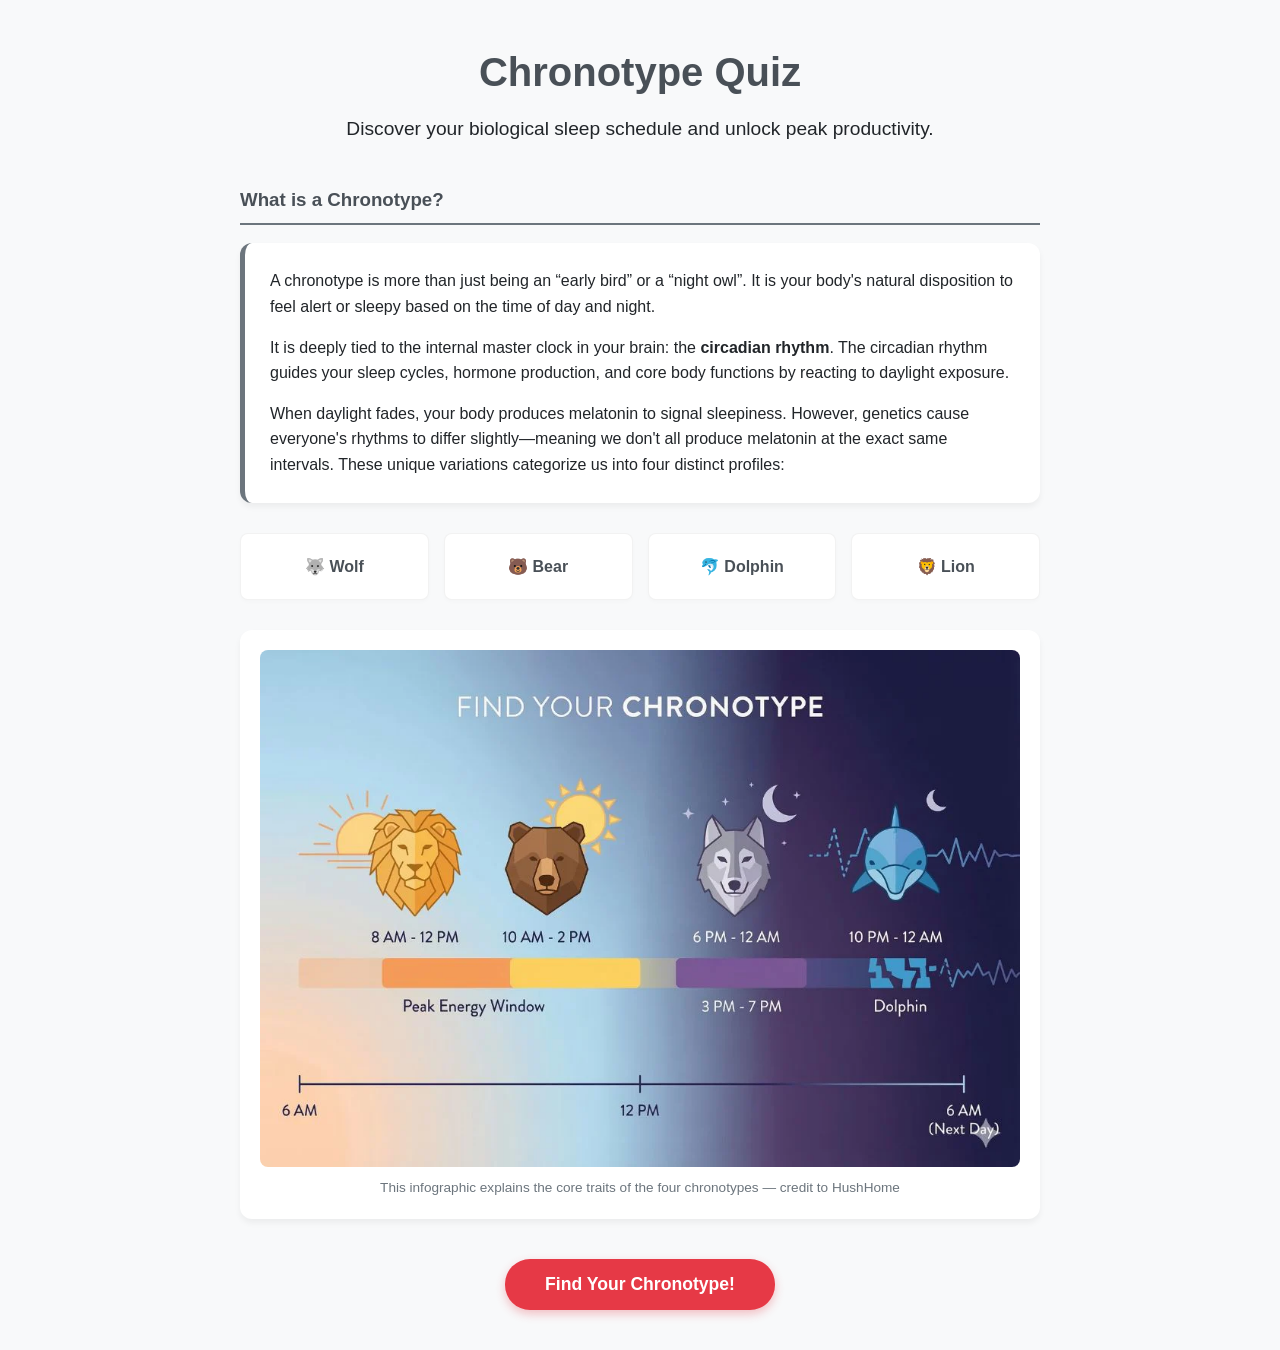
<file: index.html>
<html lang="en">
<head>
    <meta charset="UTF-8">
    <title>Chronotypes Information</title>
    <link rel="icon" type="image/webp" href="favicon.webp">
    <style>
        :root {
            --primary: #6c757d;
            --primary-dark: #495057;
            --dark: #212529;
            --light: #f8f9fa;
            --accent: #e63946;
            --card-bg: #ffffff;
        }
        body {
            font-family: 'Segoe UI', Tahoma, Geneva, Verdana, sans-serif;
            background-color: var(--light);
            color: var(--dark);
            line-height: 1.6;
            margin: 0;
            padding: 40px 20px;
        }
        .container {
            max-width: 800px;
            margin: 0 auto;
        }
        h1 {
            color: var(--primary-dark);
            font-size: 2.5rem;
            text-align: center;
            margin-bottom: 10px;
        }
        .subtitle {
            color: var(--dark);
            font-size: 1.2rem;
            font-weight: 400;
            text-align: center;
            margin-bottom: 40px;
        }
        h3 {
            color: var(--primary-dark);
            border-bottom: 2px solid var(--primary);
            padding-bottom: 8px;
            margin-top: 30px;
        }
        .intro-box {
            background-color: var(--card-bg);
            padding: 25px;
            border-radius: 12px;
            box-shadow: 0 4px 6px rgba(0,0,0,0.05);
            margin-bottom: 30px;
            border-left: 5px solid var(--primary);
        }
        .intro-box p {
            margin: 0 0 15px 0;
        }
        .intro-box p:last-child {
            margin-bottom: 0;
        }
        /* Grid Layout */
        .chronotype-grid {
            display: grid;
            grid-template-columns: repeat(auto-fit, minmax(160px, 1fr));
            gap: 15px;
            margin-bottom: 30px;
        }
        /* Clickable Link wrapper */
        .chronotype-link {
            text-decoration: none;
            color: inherit;
            display: block;
        }
        /* Card Styles and Hover Effects */
        .chronotype-card {
            background-color: var(--card-bg);
            padding: 20px;
            border-radius: 8px;
            box-shadow: 0 2px 4px rgba(0,0,0,0.02);
            text-align: center;
            font-weight: bold;
            color: var(--primary-dark);
            border: 1px solid rgba(0,0,0,0.05);
            transition: all 0.2s ease-in-out;
            cursor: pointer;
        }
        .chronotype-link:hover .chronotype-card {
            transform: translateY(-3px);
            box-shadow: 0 6px 12px rgba(0,0,0,0.08);
            border-color: var(--primary);
            color: var(--dark);
        }
        .image-container {
            text-align: center;
            background-color: var(--card-bg);
            padding: 20px;
            border-radius: 12px;
            box-shadow: 0 4px 6px rgba(0,0,0,0.05);
            margin-bottom: 40px;
        }
        #indexpic {
            max-width: 100%;
            height: auto;
            border-radius: 8px;
            transition: transform 0.2s ease;
        }
        #indexpic:hover {
            transform: scale(1.01);
        }
        .caption {
            font-size: 0.85rem;
            color: #6c757d;
            margin-top: 10px;
            margin-bottom: 0;
        }
        .btn-container {
            text-align: center;
            margin-top: 40px;
        }
        button#quiz-btn {
            background-color: #e63946;
            color: white;
            border: none;
            padding: 15px 40px;
            font-size: 1.1rem;
            font-weight: bold;
            border-radius: 25px;
            cursor: pointer;
            box-shadow: 0 4px 10px rgba(230, 57, 70, 0.3);
            transition: all 0.2s ease;
        }
        button#quiz-btn:hover {
            background-color: #cb2d39;
            transform: translateY(-1px);
        }
    </style>
</head>
<body>
    <div class="container">
        <h1>Chronotype Quiz</h1>
        <div class="subtitle">Discover your biological sleep schedule and unlock peak productivity.</div>

        <h3>What is a Chronotype?</h3>
        <div class="intro-box">
            <p>A chronotype is more than just being an “early bird” or a “night owl”. It is your body's natural disposition to feel alert or sleepy based on the time of day and night.</p>
            <p>It is deeply tied to the internal master clock in your brain: the <strong>circadian rhythm</strong>. The circadian rhythm guides your sleep cycles, hormone production, and core body functions by reacting to daylight exposure.</p>
            <p>When daylight fades, your body produces melatonin to signal sleepiness. However, genetics cause everyone's rhythms to differ slightly—meaning we don't all produce melatonin at the exact same intervals. These unique variations categorize us into four distinct profiles:</p>
        </div>

        <!-- Clickable Chronotype Cards Links -->
        <div class="chronotype-grid">
            <a href="wolf.html" class="chronotype-link">
                <div class="chronotype-card">🐺 Wolf</div>
            </a>
            <a href="bear.html" class="chronotype-link">
                <div class="chronotype-card">🐻 Bear</div>
            </a>
            <a href="dolphin.html" class="chronotype-link">
                <div class="chronotype-card">🐬 Dolphin</div>
            </a>
            <a href="lion.html" class="chronotype-link">
                <div class="chronotype-card">🦁 Lion</div>
            </a>
        </div>

        <div class="image-container">
            <a href="https://hushhome.com" target="_blank">
                <img id="indexpic" src="HushHomeChronotypePicture.webp" alt="Visit the Website to view chronotype illustrations">
            </a>
            <p class="caption">This infographic explains the core traits of the four chronotypes — credit to HushHome</p>
        </div>

        <div class="btn-container">
            <button id="quiz-btn" onclick="window.location.href='quiz.html'">Find Your Chronotype!</button>
        </div>
    </div>
</body>
</html>
</file>
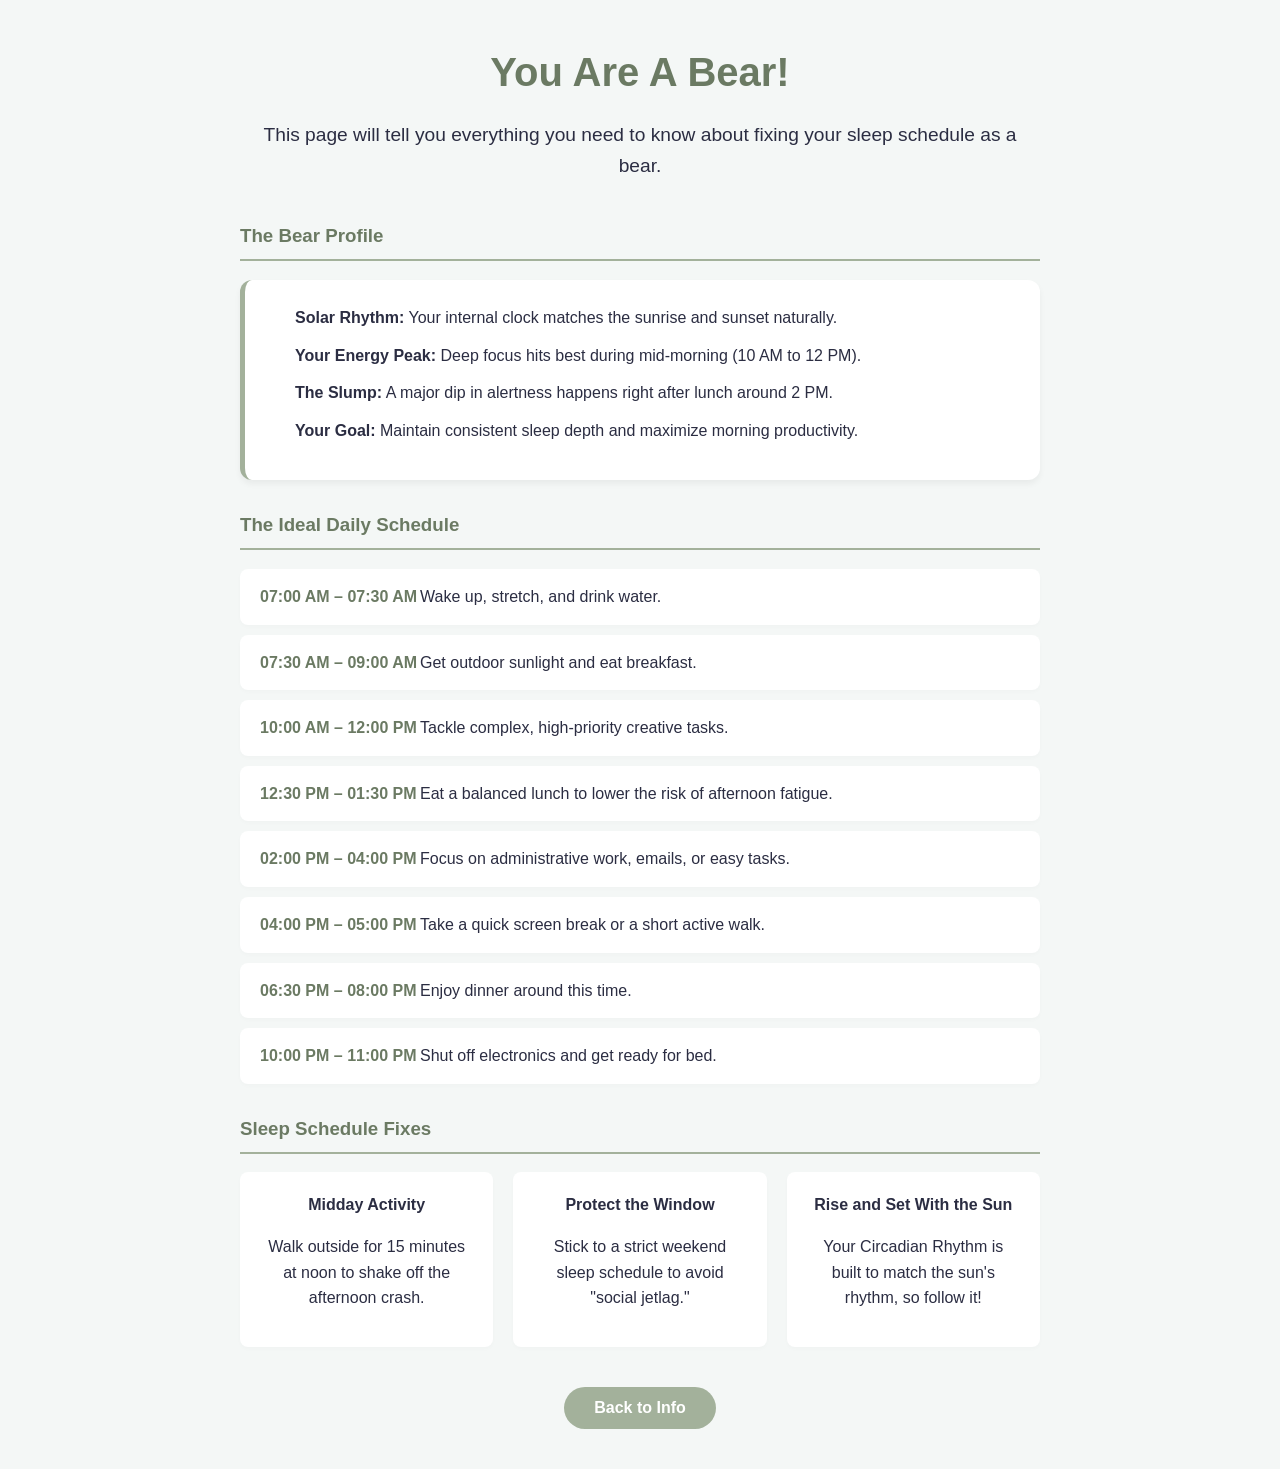
<file: bear.html>
<head>
    <meta charset="UTF-8">
    <title>Your Chronotype Is: Bear</title>
    <link rel="icon" type="image/jpeg" href="faviconbear.jpeg">
    <style>
        :root {
            --primary: #a3b19b;
            --primary-dark: #6b7a63;
            --dark: #2b2d42;
            --light: #f4f7f6;
            --accent: #e63946;
            --card-bg: #ffffff;
        }
        body {
            font-family: 'Segoe UI', Tahoma, Geneva, Verdana, sans-serif;
            background-color: var(--light);
            color: var(--dark);
            line-height: 1.6;
            margin: 0;
            padding: 40px 20px;
        }
        .container {
            max-width: 800px;
            margin: 0 auto;
        }
        h1 {
            color: var(--primary-dark);
            font-size: 2.5rem;
            text-align: center;
            margin-bottom: 10px;
        }
        h2 {
            color: var(--dark);
            font-size: 1.2rem;
            font-weight: 400;
            text-align: center;
            margin-bottom: 40px;
        }
        h3 {
            color: var(--primary-dark);
            border-bottom: 2px solid var(--primary);
            padding-bottom: 8px;
            margin-top: 30px;
        }
        .profile-box {
            background-color: var(--card-bg);
            padding: 25px;
            border-radius: 12px;
            box-shadow: 0 4px 6px rgba(0,0,0,0.05);
            margin-bottom: 30px;
            border-left: 5px solid var(--primary);
        }
        .profile-box ul {
            list-style-type: none;
            padding: 0;
            margin: 0;
        }
        .profile-box li {
            margin-bottom: 12px;
            padding-left: 25px;
            position: relative;
        }
        .schedule-list {
            list-style: none;
            padding: 0;
        }
        .schedule-item {
            background-color: var(--card-bg);
            margin-bottom: 10px;
            padding: 15px 20px;
            border-radius: 8px;
            display: flex;
            align-items: center;
            box-shadow: 0 2px 4px rgba(0,0,0,0.02);
        }
        .time {
            font-weight: bold;
            color: var(--primary-dark);
            min-width: 160px;
            flex-shrink: 0;
        }
        .tip-grid {
            display: grid;
            grid-template-columns: repeat(auto-fit, minmax(220px, 1fr));
            gap: 20px;
            margin-bottom: 40px;
        }
        .tip-card {
            background-color: var(--card-bg);
            padding: 20px;
            border-radius: 8px;
            box-shadow: 0 2px 4px rgba(0,0,0,0.02);
            text-align: center;
        }
        .btn-container {
            text-align: center;
            margin-top: 40px;
        }
        button#home {
            background-color: var(--primary);
            color: white;
            border: none;
            padding: 12px 30px;
            font-size: 1rem;
            font-weight: bold;
            border-radius: 25px;
            cursor: pointer;
            transition: background 0.2s ease;
        }
        button#home:hover {
            background-color: var(--primary-dark);
        }
    </style>
</head>
<body>
    <div class="container">
        <h1>You Are A Bear!</h1>
        <h2>This page will tell you everything you need to know about fixing your sleep schedule as a bear.</h2>

        <h3>The Bear Profile</h3>
        <div class="profile-box">
            <ul>
                <li><strong>Solar Rhythm:</strong> Your internal clock matches the sunrise and sunset naturally.</li>
                <li><strong>Your Energy Peak:</strong> Deep focus hits best during mid-morning (10 AM to 12 PM).</li>
                <li><strong>The Slump:</strong> A major dip in alertness happens right after lunch around 2 PM.</li>
                <li><strong>Your Goal:</strong> Maintain consistent sleep depth and maximize morning productivity.</li>
            </ul>
        </div>

        <h3>The Ideal Daily Schedule</h3>
        <ul class="schedule-list">
            <li class="schedule-item"><span class="time">07:00 AM – 07:30 AM</span> <span>Wake up, stretch, and drink water.</span></li>
            <li class="schedule-item"><span class="time">07:30 AM – 09:00 AM</span> <span>Get outdoor sunlight and eat breakfast.</span></li>
            <li class="schedule-item"><span class="time">10:00 AM – 12:00 PM</span> <span>Tackle complex, high-priority creative tasks.</span></li>
            <li class="schedule-item"><span class="time">12:30 PM – 01:30 PM</span> <span>Eat a balanced lunch to lower the risk of afternoon fatigue.</span></li>
            <li class="schedule-item"><span class="time">02:00 PM – 04:00 PM</span> <span>Focus on administrative work, emails, or easy tasks.</span></li>
            <li class="schedule-item"><span class="time">04:00 PM – 05:00 PM</span> <span>Take a quick screen break or a short active walk.</span></li>
            <li class="schedule-item"><span class="time">06:30 PM – 08:00 PM</span> <span>Enjoy dinner around this time.</span></li>
            <li class="schedule-item"><span class="time">10:00 PM – 11:00 PM</span> <span>Shut off electronics and get ready for bed.</span></li>
        </ul>

        <h3>Sleep Schedule Fixes</h3>
        <div class="tip-grid">
            <div class="tip-card">
                <strong>Midday Activity</strong>
                <p>Walk outside for 15 minutes at noon to shake off the afternoon crash.</p>
            </div>
            <div class="tip-card">
                <strong>Protect the Window</strong>
                <p>Stick to a strict weekend sleep schedule to avoid "social jetlag."</p>
            </div>
            <div class="tip-card">
                <strong>Rise and Set With the Sun</strong>
                <p>Your Circadian Rhythm is built to match the sun's rhythm, so follow it!</p>
            </div>
        </div>

        <div class="btn-container">
            <button id="home" onclick="window.location.href='index.html'">Back to Info</button>
        </div>
    </div>
</body>
</file>
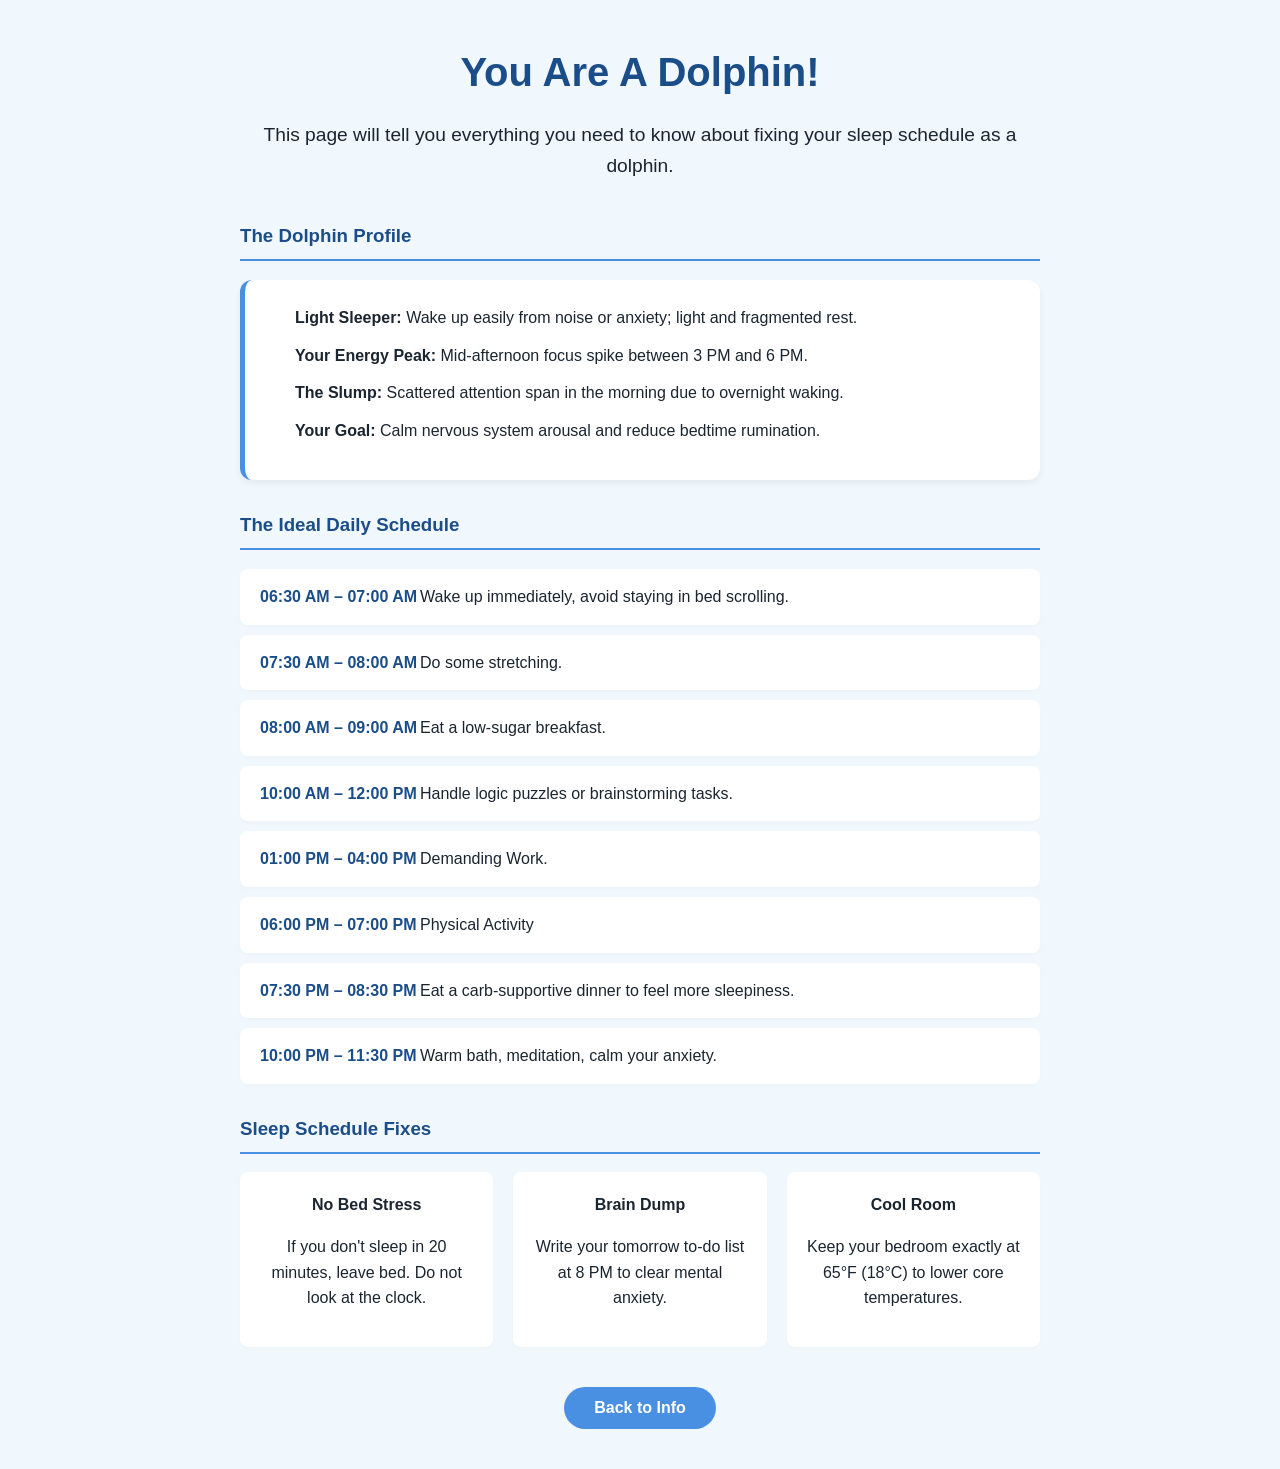
<file: dolphin.html>
<head>
    <meta charset="UTF-8">
    <title>Your Chronotype Is: Dolphin</title>
    <link rel="icon" type="image/jpeg" href="favicondolphin.jpeg">
    <style>
        :root {
            --primary: #4a90e2;
            --primary-dark: #1b4d89;
            --dark: #1a2530;
            --light: #f0f7fd;
            --accent: #ff6b6b;
            --card-bg: #ffffff;
        }
        body {
            font-family: 'Segoe UI', Tahoma, Geneva, Verdana, sans-serif;
            background-color: var(--light);
            color: var(--dark);
            line-height: 1.6;
            margin: 0;
            padding: 40px 20px;
        }
        .container {
            max-width: 800px;
            margin: 0 auto;
        }
        h1 {
            color: var(--primary-dark);
            font-size: 2.5rem;
            text-align: center;
            margin-bottom: 10px;
        }
        h2 {
            color: var(--dark);
            font-size: 1.2rem;
            font-weight: 400;
            text-align: center;
            margin-bottom: 40px;
        }
        h3 {
            color: var(--primary-dark);
            border-bottom: 2px solid var(--primary);
            padding-bottom: 8px;
            margin-top: 30px;
        }
        .profile-box {
            background-color: var(--card-bg);
            padding: 25px;
            border-radius: 12px;
            box-shadow: 0 4px 6px rgba(0,0,0,0.05);
            margin-bottom: 30px;
            border-left: 5px solid var(--primary);
        }
        .profile-box ul {
            list-style-type: none;
            padding: 0;
            margin: 0;
        }
        .profile-box li {
            margin-bottom: 12px;
            padding-left: 25px;
            position: relative;
        }
        .schedule-list {
            list-style: none;
            padding: 0;
        }
        .schedule-item {
            background-color: var(--card-bg);
            margin-bottom: 10px;
            padding: 15px 20px;
            border-radius: 8px;
            display: flex;
            align-items: center;
            box-shadow: 0 2px 4px rgba(0,0,0,0.02);
        }
        .time {
            font-weight: bold;
            color: var(--primary-dark);
            min-width: 160px;
            flex-shrink: 0;
        }
        .tip-grid {
            display: grid;
            grid-template-columns: repeat(auto-fit, minmax(220px, 1fr));
            gap: 20px;
            margin-bottom: 40px;
        }
        .tip-card {
            background-color: var(--card-bg);
            padding: 20px;
            border-radius: 8px;
            box-shadow: 0 2px 4px rgba(0,0,0,0.02);
            text-align: center;
        }
        .btn-container {
            text-align: center;
            margin-top: 40px;
        }
        button#home {
            background-color: var(--primary);
            color: white;
            border: none;
            padding: 12px 30px;
            font-size: 1rem;
            font-weight: bold;
            border-radius: 25px;
            cursor: pointer;
            transition: background 0.2s ease;
        }
        button#home:hover {
            background-color: var(--primary-dark);
        }
    </style>
</head>
<body>
    <div class="container">
        <h1>You Are A Dolphin!</h1>
        <h2>This page will tell you everything you need to know about fixing your sleep schedule as a dolphin.</h2>

        <h3>The Dolphin Profile</h3>
        <div class="profile-box">
            <ul>
                <li><strong>Light Sleeper:</strong> Wake up easily from noise or anxiety; light and fragmented rest.</li>
                <li><strong>Your Energy Peak:</strong> Mid-afternoon focus spike between 3 PM and 6 PM.</li>
                <li><strong>The Slump:</strong> Scattered attention span in the morning due to overnight waking.</li>
                <li><strong>Your Goal:</strong> Calm nervous system arousal and reduce bedtime rumination.</li>
            </ul>
        </div>

        <h3>The Ideal Daily Schedule</h3>
        <ul class="schedule-list">
            <li class="schedule-item"><span class="time">06:30 AM – 07:00 AM</span> <span>Wake up immediately, avoid staying in bed scrolling.</span></li>
            <li class="schedule-item"><span class="time">07:30 AM – 08:00 AM</span> <span>Do some stretching.</span></li>
            <li class="schedule-item"><span class="time">08:00 AM – 09:00 AM</span> <span>Eat a low-sugar breakfast.</span></li>
            <li class="schedule-item"><span class="time">10:00 AM – 12:00 PM</span> <span>Handle logic puzzles or brainstorming tasks.</span></li>
            <li class="schedule-item"><span class="time">01:00 PM – 04:00 PM</span> <span>Demanding Work.</span></li>
            <li class="schedule-item"><span class="time">06:00 PM – 07:00 PM</span> <span>Physical Activity</span></li>
            <li class="schedule-item"><span class="time">07:30 PM – 08:30 PM</span> <span>Eat a carb-supportive dinner to feel more sleepiness.</span></li>
            <li class="schedule-item"><span class="time">10:00 PM – 11:30 PM</span> <span>Warm bath, meditation, calm your anxiety.</span></li>
        </ul>

        <h3>Sleep Schedule Fixes</h3>
        <div class="tip-grid">
            <div class="tip-card">
                <strong>No Bed Stress</strong>
                <p>If you don't sleep in 20 minutes, leave bed. Do not look at the clock.</p>
            </div>
            <div class="tip-card">
                <strong>Brain Dump</strong>
                <p>Write your tomorrow to-do list at 8 PM to clear mental anxiety.</p>
            </div>
            <div class="tip-card">
                <strong>Cool Room</strong>
                <p>Keep your bedroom exactly at 65°F (18°C) to lower core temperatures.</p>
            </div>
        </div>

        <div class="btn-container">
            <button id="home" onclick="window.location.href='index.html'">Back to Info</button>
        </div>
    </div>
</body>
</file>
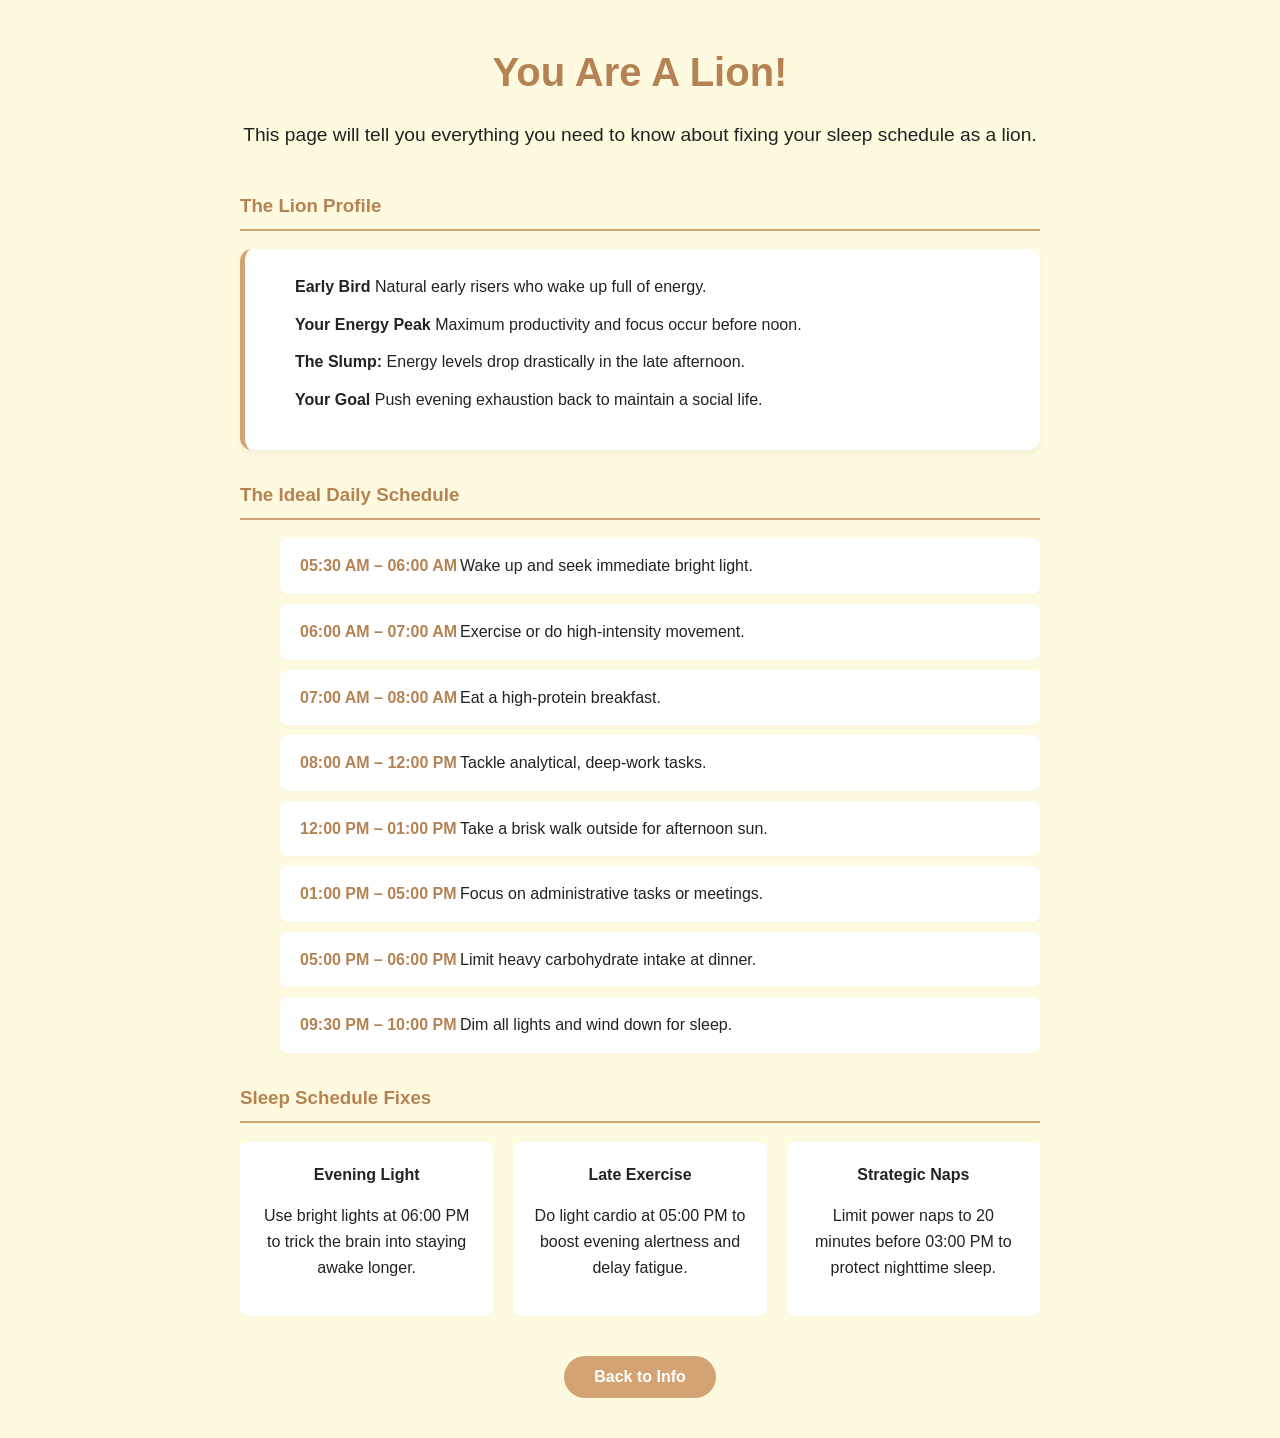
<file: lion.html>
<head> 
    <meta charset="UTF-8">
    <title>Your Chronotype Is: Lion</title> 
    <link rel="icon" type="image/jpeg" href="faviconlion.jpeg">
    <style>
        :root {
            --primary: #d4a373;
            --primary-dark: #b58253;
            --dark: #1f2421;
            --light: #fefae0;
            --accent: #e63946;
            --card-bg: #ffffff;
        }

        body {
            font-family: 'Segoe UI', Tahoma, Geneva, Verdana, sans-serif;
            background-color: var(--light);
            color: var(--dark);
            line-height: 1.6;
            margin: 0;
            padding: 40px 20px;
        }

        .container {
            max-width: 800px;
            margin: 0 auto;
        }

        h1 {
            color: var(--primary-dark);
            font-size: 2.5rem;
            text-align: center;
            margin-bottom: 10px;
        }

        h2 {
            color: var(--dark);
            font-size: 1.2rem;
            font-weight: 400;
            text-align: center;
            margin-bottom: 40px;
        }

        h3 {
            color: var(--primary-dark);
            border-bottom: 2px solid var(--primary);
            padding-bottom: 8px;
            margin-top: 30px;
        }

        .profile-box {
            background-color: var(--card-bg);
            padding: 25px;
            border-radius: 12px;
            box-shadow: 0 4px 6px rgba(0,0,0,0.05);
            margin-bottom: 30px;
            border-left: 5px solid var(--primary);
        }

        .profile-box ul {
            list-style-type: none;
            padding: 0;
            margin: 0;
        }

        .profile-box li {
            margin-bottom: 12px;
            padding-left: 25px;
            position: relative;
        }

        }

        .schedule-list {
            list-style: none;
            padding: 0;
        }

        .schedule-item {
            background-color: var(--card-bg);
            margin-bottom: 10px;
            padding: 15px 20px;
            border-radius: 8px;
            display: flex;
            align-items: center;
            box-shadow: 0 2px 4px rgba(0,0,0,0.02);
        }

        .time {
            font-weight: bold;
            color: var(--primary-dark);
            min-width: 160px;
            flex-shrink: 0;
        }

        .tip-grid {
            display: grid;
            grid-template-columns: repeat(auto-fit, minmax(220px, 1fr));
            gap: 20px;
            margin-bottom: 40px;
        }

        .tip-card {
            background-color: var(--card-bg);
            padding: 20px;
            border-radius: 8px;
            box-shadow: 0 2px 4px rgba(0,0,0,0.02);
            text-align: center;
        }

        .tip-icon {
            font-size: 2rem;
            margin-bottom: 10px;
            display: block;
        }

        .btn-container {
            text-align: center;
            margin-top: 40px;
        }

        button#home {
            background-color: var(--primary);
            color: white;
            border: none;
            padding: 12px 30px;
            font-size: 1rem;
            font-weight: bold;
            border-radius: 25px;
            cursor: pointer;
            transition: background 0.2s ease;
        }

        button#home:hover {
            background-color: var(--primary-dark);
        }
    </style>
</head> 
<body> 
    <div class="container">
        <h1>You Are A Lion!</h1> 
        <h2>This page will tell you everything you need to know about fixing your sleep schedule as a lion.</h2> 

        <h3>The Lion Profile</h3>
        <div class="profile-box">
            <ul>
                <li><strong>Early Bird</strong> Natural early risers who wake up full of energy.</li>
                <li><strong>Your Energy Peak</strong> Maximum productivity and focus occur before noon.</li>
                <li><strong>The Slump:</strong> Energy levels drop drastically in the late afternoon.</li>
                <li><strong>Your Goal</strong> Push evening exhaustion back to maintain a social life.</li>
            </ul>
        </div>

        <h3>The Ideal Daily Schedule</h3>
        <ul class="schedule-list">
            <li class="schedule-item"><span class="time">05:30 AM – 06:00 AM </span> <span>Wake up and seek immediate bright light.</span></li>
            <li class="schedule-item"><span class="time">06:00 AM – 07:00 AM </span> <span>Exercise or do high-intensity movement.</span></li>
            <li class="schedule-item"><span class="time">07:00 AM – 08:00 AM </span> <span>Eat a high-protein breakfast.</span></li>
            <li class="schedule-item"><span class="time">08:00 AM – 12:00 PM </span> <span>Tackle analytical, deep-work tasks.</span></li>
            <li class="schedule-item"><span class="time">12:00 PM – 01:00 PM </span> <span>Take a brisk walk outside for afternoon sun.</span></li>
            <li class="schedule-item"><span class="time">01:00 PM – 05:00 PM </span> <span>Focus on administrative tasks or meetings.</span></li>
            <li class="schedule-item"><span class="time">05:00 PM – 06:00 PM </span> <span>Limit heavy carbohydrate intake at dinner.</span></li>
            <li class="schedule-item"><span class="time">09:30 PM – 10:00 PM </span> <span>Dim all lights and wind down for sleep.</span></li>
        </ul>

        <h3>Sleep Schedule Fixes</h3>
        <div class="tip-grid">
            <div class="tip-card">
                <strong>Evening Light</strong>
                <p>Use bright lights at 06:00 PM to trick the brain into staying awake longer.</p>
            </div>
            <div class="tip-card">
                <strong>Late Exercise</strong>
                <p>Do light cardio at 05:00 PM to boost evening alertness and delay fatigue.</p>
            </div>
            <div class="tip-card">
                <strong>Strategic Naps</strong>
                <p>Limit power naps to 20 minutes before 03:00 PM to protect nighttime sleep.</p>
            </div>
        </div>

        <div class="btn-container">
            <button id="home" onclick="window.location.href='index.html'">Back to Info</button> 
        </div>
    </div>
</body> 
</html>
</file>
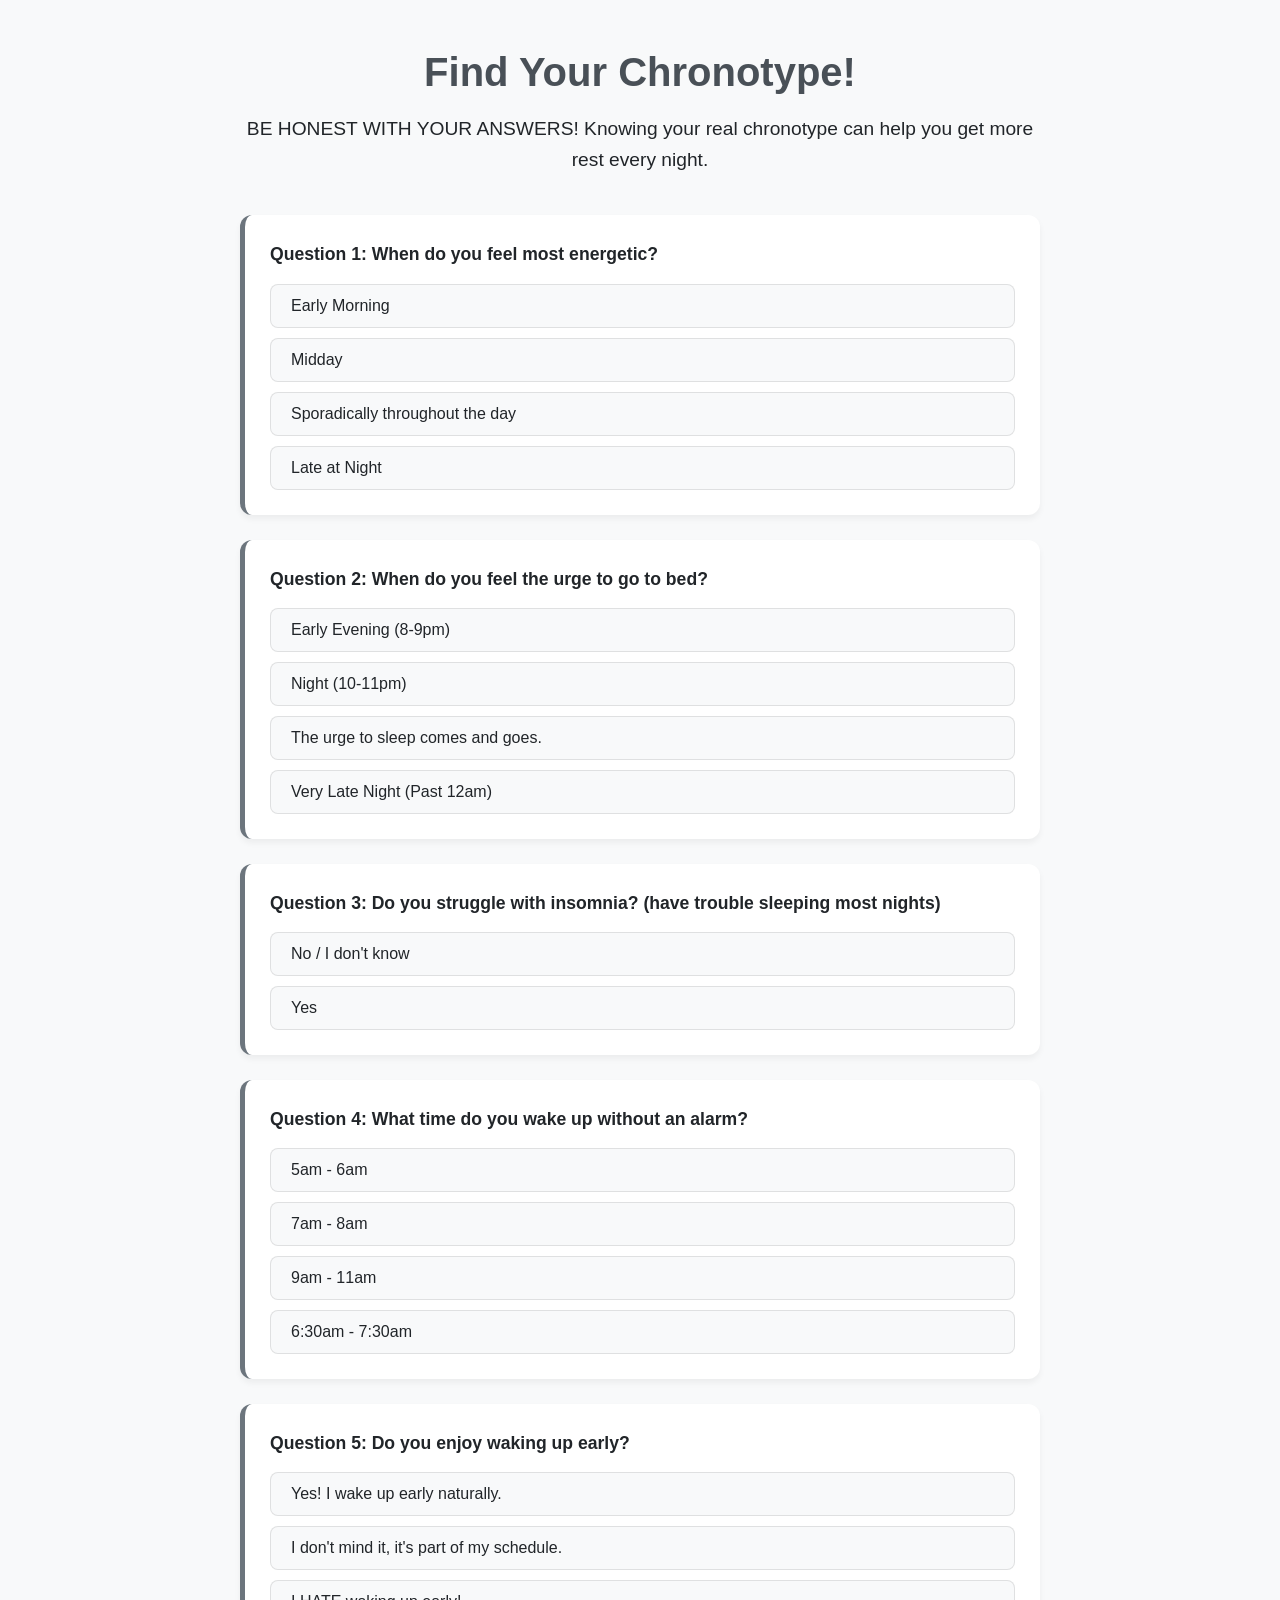
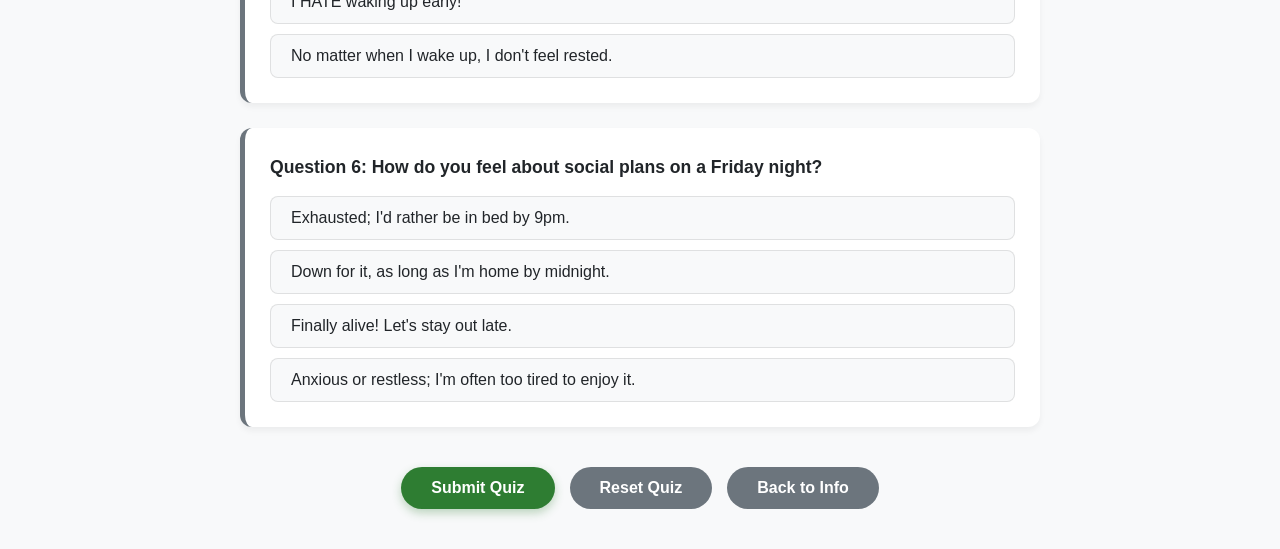
<file: quiz.html>
<html>
<head>
    <meta charset="UTF-8">
    <title>Chronotype Quiz</title>
    <link rel="icon" type="image/webp" href="favicon.webp">
    <script src="quizscript.js" defer></script>
    <style>
        :root {
            --primary: #6c757d;
            --primary-dark: #495057;
            --dark: #212529;
            --light: #f8f9fa;
            --accent: #2e7d32;
            --card-bg: #ffffff;
        }
        body {
            font-family: 'Segoe UI', Tahoma, Geneva, Verdana, sans-serif;
            background-color: var(--light);
            color: var(--dark);
            line-height: 1.6;
            margin: 0;
            padding: 40px 20px;
        }
        .container {
            max-width: 800px;
            margin: 0 auto;
        }
        h1 {
            color: var(--primary-dark);
            font-size: 2.5rem;
            text-align: center;
            margin-bottom: 10px;
        }
        .subtitle {
            color: var(--dark);
            font-size: 1.2rem;
            font-weight: 400;
            text-align: center;
            margin-bottom: 40px;
        }
        .question-group {
            background-color: var(--card-bg);
            padding: 25px;
            border-radius: 12px;
            box-shadow: 0 4px 6px rgba(0,0,0,0.05);
            margin-bottom: 25px;
            border-left: 5px solid var(--primary);
        }
        .question-text {
            font-size: 1.1rem;
            font-weight: 600;
            margin-top: 0;
            margin-bottom: 15px;
            color: var(--dark);
        }
        .options-container {
            display: flex;
            flex-direction: column;
            gap: 10px;
        }
        .quiz-option {
            background-color: var(--light);
            color: var(--dark);
            border: 1px solid rgba(0,0,0,0.1);
            padding: 12px 20px;
            font-size: 1rem;
            text-align: left;
            border-radius: 8px;
            cursor: pointer;
            transition: all 0.2s ease;
            width: 100%;
        }
        .quiz-option:hover {
            background-color: #e9ecef;
            border-color: var(--primary);
        }
         
        .quiz-option.selected {
            background-color: #2e7d32 !important; /*green bckgrnd*/
            color: #ffffff !important;           /*white */
            border-color: #1b5e20 !important;  
            font-weight: bold;
        }

        .btn-container {
            text-align: center;
            margin-top: 40px;
            display: flex;
            justify-content: center;
            gap: 15px;
            flex-wrap: wrap;
        }
        .action-btn {
            padding: 12px 30px;
            font-size: 1rem;
            font-weight: bold;
            border-radius: 25px;
            cursor: pointer;
            transition: all 0.2s ease;
            border: none;
        }
        #submit {
            background-color: var(--accent);
            color: white;
            box-shadow: 0 4px 10px rgba(46, 125, 50, 0.3); /* green glow thingy */
        }
        #submit:hover {
            background-color: #1b5e20;
        }
        #reset, #home {
            background-color: var(--primary);
            color: white;
        }
        #reset:hover, #home:hover {
            background-color: var(--primary-dark);
        }
        .result-box {
            display: none;
            background: linear-gradient(135deg, #ffffff, #f1f8f1); /*gradient green */
            border: 2px dashed var(--accent);
            padding: 30px;
            border-radius: 12px;
            text-align: center;
            margin-top: 30px;
            box-shadow: 0 6px 15px rgba(0,0,0,0.05);
        }
        .result-box h4 {
            margin: 0 0 15px 0;
            font-size: 1.5rem;
            color: var(--dark);
        }
        .result-link-btn {
            background-color: var(--dark);
            color: white;
            padding: 12px 35px;
            font-size: 1rem;
            font-weight: bold;
            border-radius: 25px;
            border: none;
            cursor: pointer;
            transition: background 0.2s ease;
            display: inline-block;
            text-decoration: none;
        }
        .result-link-btn:hover {
            background-color: #000000;
        }
    </style>
</head>
<body>
    <div class="container">
        <h1>Find Your Chronotype!</h1>
        <div class="subtitle">BE HONEST WITH YOUR ANSWERS! Knowing your real chronotype can help you get more rest every night.</div>

        <!-- Question 1 -->
        <div class="question-group">
            <p class="question-text">Question 1: When do you feel most energetic?</p>
            <div class="options-container">
                <button class="quiz-option" data-type="lion">Early Morning</button>
                <button class="quiz-option" data-type="bear">Midday</button>
                <button class="quiz-option" data-type="dolphin">Sporadically throughout the day</button>
                <button class="quiz-option" data-type="wolf">Late at Night</button>
            </div>
        </div>

        <!-- Question 2 -->
        <div class="question-group">
            <p class="question-text">Question 2: When do you feel the urge to go to bed?</p>
            <div class="options-container">
                <button class="quiz-option" data-type="lion">Early Evening (8-9pm)</button>
                <button class="quiz-option" data-type="bear">Night (10-11pm)</button>
                <button class="quiz-option" data-type="dolphin">The urge to sleep comes and goes.</button>
                <button class="quiz-option" data-type="wolf">Very Late Night (Past 12am)</button>
            </div>
        </div>

        <!-- Question 3 -->
        <div class="question-group">
            <p class="question-text">Question 3: Do you struggle with insomnia? (have trouble sleeping most nights)</p>
            <div class="options-container">
                <button class="quiz-option" data-type="neutral">No / I don't know</button>
                <button class="quiz-option" data-type="dolphin">Yes</button>
            </div>
        </div>

        <!-- Question 4 -->
        <div class="question-group">
            <p class="question-text">Question 4: What time do you wake up without an alarm?</p>
            <div class="options-container">
                <button class="quiz-option" data-type="lion">5am - 6am</button>
                <button class="quiz-option" data-type="bear">7am - 8am</button>
                <button class="quiz-option" data-type="wolf">9am - 11am</button>
                <button class="quiz-option" data-type="dolphin">6:30am - 7:30am</button>
            </div>
        </div>

        <!-- Question 5 -->
        <div class="question-group">
            <p class="question-text">Question 5: Do you enjoy waking up early?</p>
            <div class="options-container">
                <button class="quiz-option" data-type="lion">Yes! I wake up early naturally.</button>
                <button class="quiz-option" data-type="bear">I don't mind it, it's part of my schedule.</button>
                <button class="quiz-option" data-type="wolf">I HATE waking up early!</button>
                <button class="quiz-option" data-type="dolphin">No matter when I wake up, I don't feel rested.</button>
            </div>
        </div>

        <!-- Question 6 -->
        <div class="question-group">
            <p class="question-text">Question 6: How do you feel about social plans on a Friday night?</p>
            <div class="options-container">
                <button class="quiz-option" data-type="lion">Exhausted; I'd rather be in bed by 9pm.</button>
                <button class="quiz-option" data-type="bear">Down for it, as long as I'm home by midnight.</button>
                <button class="quiz-option" data-type="wolf">Finally alive! Let's stay out late.</button>
                <button class="quiz-option" data-type="dolphin">Anxious or restless; I'm often too tired to enjoy it.</button>
            </div>
        </div>

        <!--Results Output Box -->
        <div id="results-display-panel" class="result-box">
            <h4 id="calculated-title">Your Profile Result Is Ready!</h4>
            <a href="#" id="calculated-link" class="result-link-btn">View Detailed Schedule</a>
        </div>

        <!-- action control -->
        <div class="btn-container">
            <button id="submit" class="action-btn">Submit Quiz</button>
            <button id="reset" class="action-btn" onclick="window.location.reload()">Reset Quiz</button>
            <button id="home" class="action-btn" onclick="window.location.href='index.html'">Back to Info</button>
        </div>
    </div>
</body>
</html>
</file>
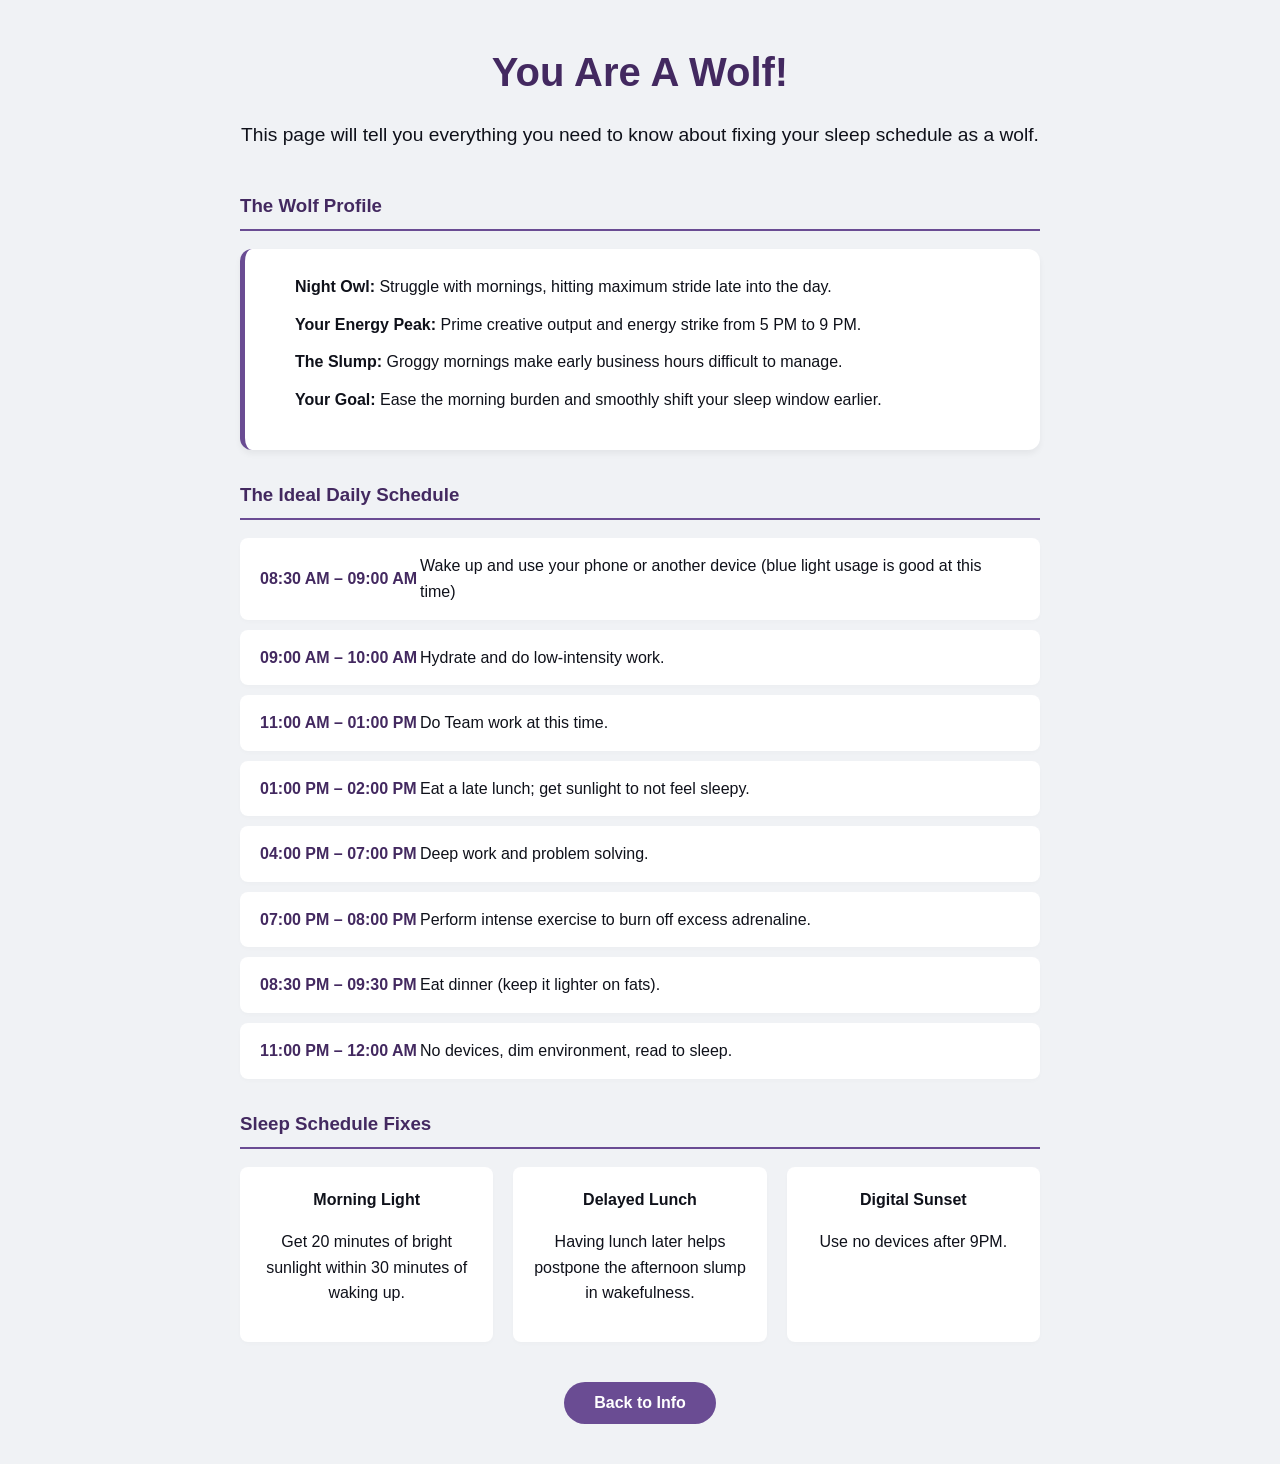
<file: wolf.html>
<head>
    <meta charset="UTF-8">
    <title>Your Chronotype Is: Wolf</title>
    <link rel="icon" type="image/jpeg" href="faviconwolf.jpeg">
    <style>
        :root {
            --primary: #6a4c93;
            --primary-dark: #432960;
            --dark: #0f111a;
            --light: #f0f2f5;
            --accent: #ffca3a;
            --card-bg: #ffffff;
        }
        body {
            font-family: 'Segoe UI', Tahoma, Geneva, Verdana, sans-serif;
            background-color: var(--light);
            color: var(--dark);
            line-height: 1.6;
            margin: 0;
            padding: 40px 20px;
        }
        .container {
            max-width: 800px;
            margin: 0 auto;
        }
        h1 {
            color: var(--primary-dark);
            font-size: 2.5rem;
            text-align: center;
            margin-bottom: 10px;
        }
        h2 {
            color: var(--dark);
            font-size: 1.2rem;
            font-weight: 400;
            text-align: center;
            margin-bottom: 40px;
        }
        h3 {
            color: var(--primary-dark);
            border-bottom: 2px solid var(--primary);
            padding-bottom: 8px;
            margin-top: 30px;
        }
        .profile-box {
            background-color: var(--card-bg);
            padding: 25px;
            border-radius: 12px;
            box-shadow: 0 4px 6px rgba(0,0,0,0.05);
            margin-bottom: 30px;
            border-left: 5px solid var(--primary);
        }
        .profile-box ul {
            list-style-type: none;
            padding: 0;
            margin: 0;
        }
        .profile-box li {
            margin-bottom: 12px;
            padding-left: 25px;
            position: relative;
        }
        .schedule-list {
            list-style: none;
            padding: 0;
        }
        .schedule-item {
            background-color: var(--card-bg);
            margin-bottom: 10px;
            padding: 15px 20px;
            border-radius: 8px;
            display: flex;
            align-items: center;
            box-shadow: 0 2px 4px rgba(0,0,0,0.02);
        }
        .time {
            font-weight: bold;
            color: var(--primary-dark);
            min-width: 160px;
            flex-shrink: 0;
        }
        .tip-grid {
            display: grid;
            grid-template-columns: repeat(auto-fit, minmax(220px, 1fr));
            gap: 20px;
            margin-bottom: 40px;
        }
        .tip-card {
            background-color: var(--card-bg);
            padding: 20px;
            border-radius: 8px;
            box-shadow: 0 2px 4px rgba(0,0,0,0.02);
            text-align: center;
        }
        .btn-container {
            text-align: center;
            margin-top: 40px;
        }
        button#home {
            background-color: var(--primary);
            color: white;
            border: none;
            padding: 12px 30px;
            font-size: 1rem;
            font-weight: bold;
            border-radius: 25px;
            cursor: pointer;
            transition: background 0.2s ease;
        }
        button#home:hover {
            background-color: var(--primary-dark);
        }
    </style>
</head>
<body>
    <div class="container">
        <h1>You Are A Wolf!</h1>
        <h2>This page will tell you everything you need to know about fixing your sleep schedule as a wolf.</h2>

        <h3>The Wolf Profile</h3>
        <div class="profile-box">
            <ul>
                <li><strong>Night Owl:</strong> Struggle with mornings, hitting maximum stride late into the day.</li>
                <li><strong>Your Energy Peak:</strong> Prime creative output and energy strike from 5 PM to 9 PM.</li>
                <li><strong>The Slump:</strong> Groggy mornings make early business hours difficult to manage.</li>
                <li><strong>Your Goal:</strong> Ease the morning burden and smoothly shift your sleep window earlier.</li>
            </ul>
        </div>

        <h3>The Ideal Daily Schedule</h3>
        <ul class="schedule-list">
            <li class="schedule-item"><span class="time">08:30 AM – 09:00 AM</span> <span>Wake up and use your phone or another device (blue light usage is good at this time)</span></li>
            <li class="schedule-item"><span class="time">09:00 AM – 10:00 AM</span> <span>Hydrate and do low-intensity work.</span></li>
            <li class="schedule-item"><span class="time">11:00 AM – 01:00 PM</span> <span>Do Team work at this time.</span></li>
            <li class="schedule-item"><span class="time">01:00 PM – 02:00 PM</span> <span>Eat a late lunch; get sunlight to not feel sleepy.</span></li>
            <li class="schedule-item"><span class="time">04:00 PM – 07:00 PM</span> <span>Deep work and problem solving.</span></li>
            <li class="schedule-item"><span class="time">07:00 PM – 08:00 PM</span> <span>Perform intense exercise to burn off excess adrenaline.</span></li>
            <li class="schedule-item"><span class="time">08:30 PM – 09:30 PM</span> <span>Eat dinner (keep it lighter on fats).</span></li>
            <li class="schedule-item"><span class="time">11:00 PM – 12:00 AM</span> <span>No devices, dim environment, read to sleep.</span></li>
        </ul>

        <h3>Sleep Schedule Fixes</h3>
        <div class="tip-grid">
            <div class="tip-card">
                <strong>Morning Light</strong>
                <p>Get 20 minutes of bright sunlight within 30 minutes of waking up.</p>
            </div>
            <div class="tip-card">
                <strong>Delayed Lunch</strong>
                <p>Having lunch later helps postpone the afternoon slump in wakefulness.</p>
            </div>
            <div class="tip-card">
                <strong>Digital Sunset</strong>
                <p>Use no devices after 9PM.</p>
            </div>
        </div>

        <div class="btn-container">
            <button id="home" onclick="window.location.href='index.html'">Back to Info</button>
        </div>
    </div>
</body>
</file>
